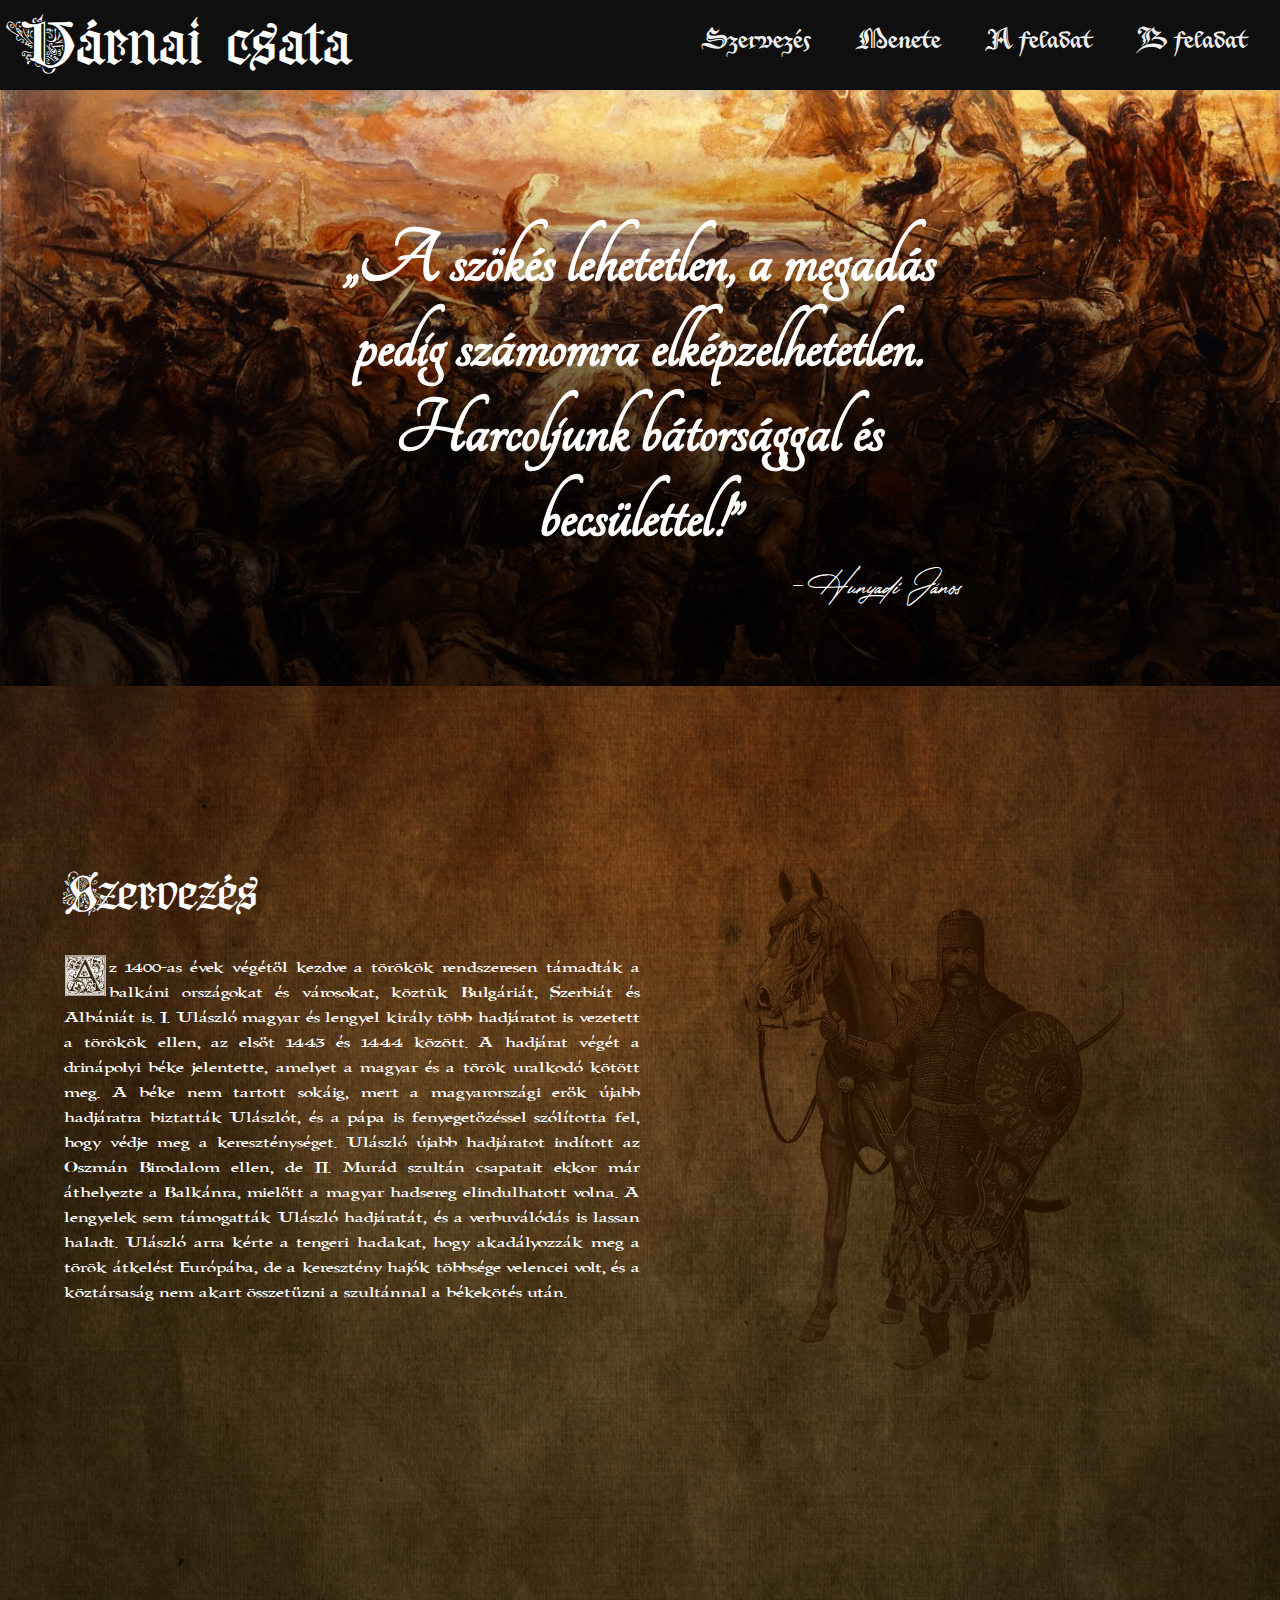
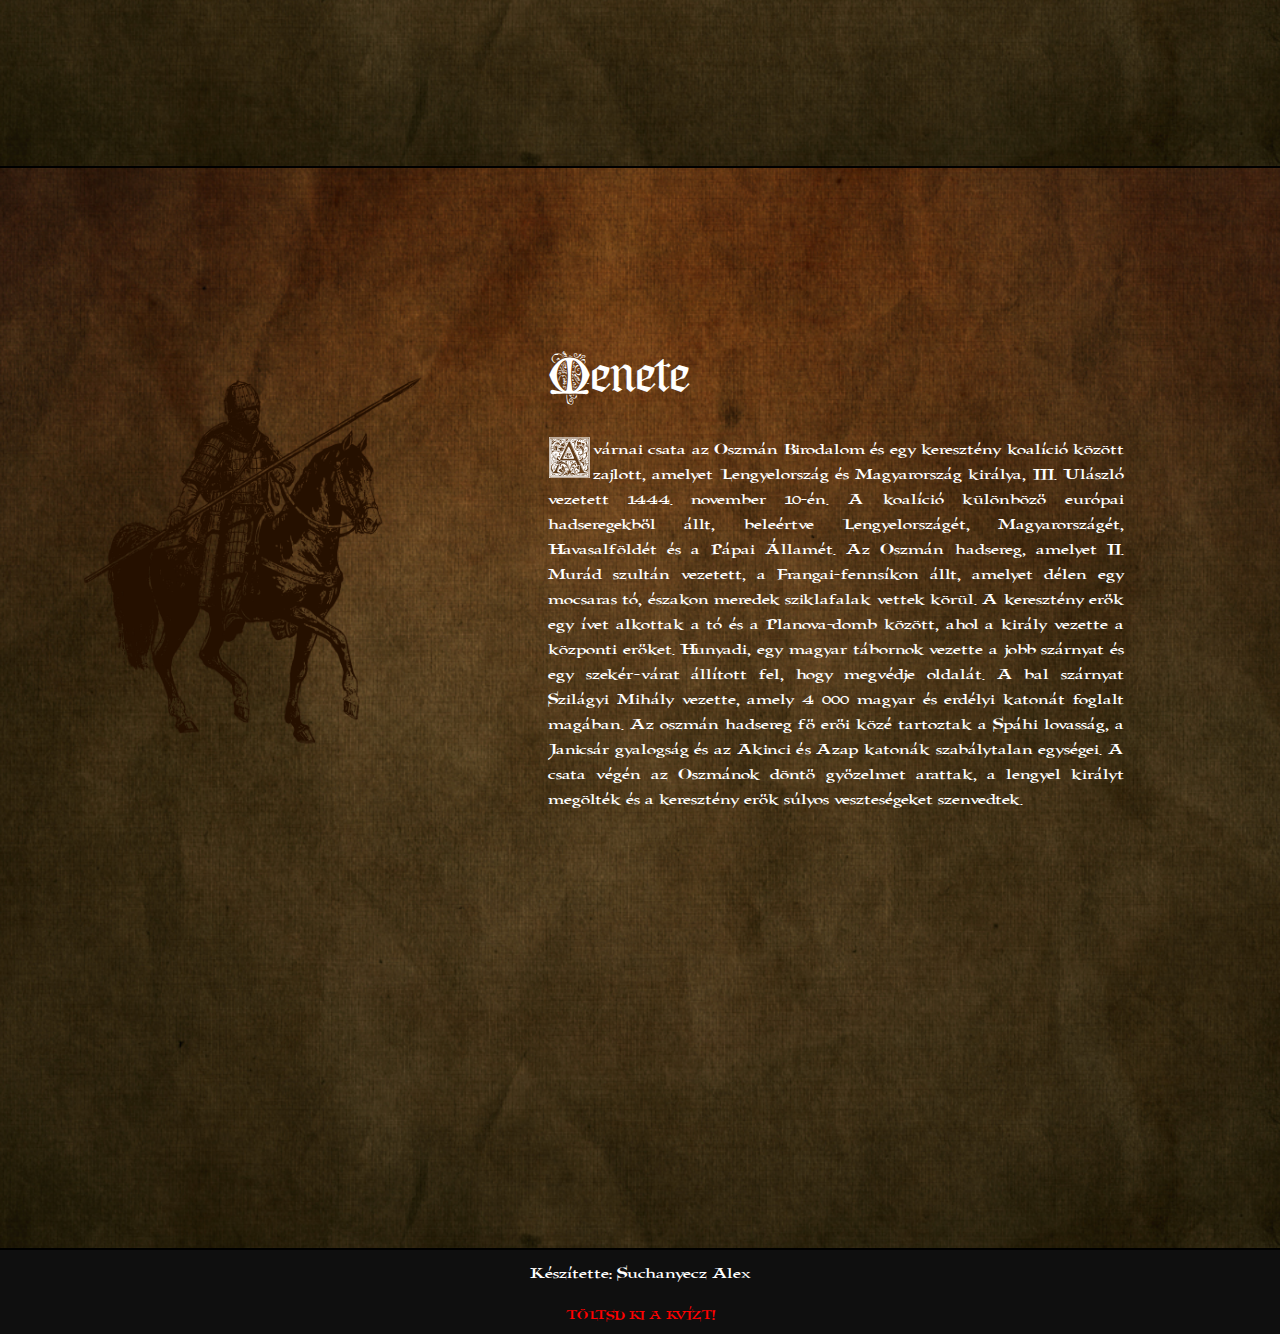
<file: index.html>
<!DOCTYPE html>
<html lang="hu">
<head>
    <meta charset="UTF-8">
    <meta http-equiv="X-UA-Compatible" content="IE=edge">
    <meta name="viewport" content="width=device-width, initial-scale=1.0">
    <title>Várnai csata</title>
    <link rel="icon" href="assets/img/cimer.png">
    <link rel="stylesheet" href="assets/css/fonts.css">
    <link rel="stylesheet" href="assets/css/FeladatCformaz.css">
</head>



<body>

    <nav>
        <input type="checkbox" id="nav-check">
        <div class="nav-header">
          <div class="nav-title">
            <a href="#">Várnai csata</a>
          </div>
        </div>
        
        <div class="nav-btn">
          <label for="nav-check">
            <span></span>
            <span></span>
            <span></span>
          </label>
        </div>
        
        <div class="nav-links">
          <a href="#szervezes">Szervezés</a>
          <a href="#menete">Menete</a>
          <a href="#A">A feladat</a>
          <a href="./HüllRoland/feladatB.html">B feladat</a>
        </div>
    </nav>

    <header>
        <div id="idezetkeret">
            <h2 id="idezet">„A szökés lehetetlen, a megadás pedig számomra elképzelhetetlen. Harcoljunk bátorsággal és becsülettel!”</h2>
            <p id="hunyadi">-Hunyadi János</p>
        </div>
    </header>

    
    <main>
        <div id="szervezes" class="container">
                    <section class="section">
                        <h2 class="sectioncim">Szervezés</h2> 
                        <p class="szoveg">Az 1400-as évek végétől kezdve a törökök rendszeresen támadták a balkáni országokat és városokat, köztük Bulgáriát, Szerbiát és Albániát is. I. Ulászló magyar és lengyel király több hadjáratot is vezetett a törökök ellen, az elsőt 1443 és 1444 között. A hadjárat végét a drinápolyi béke jelentette, amelyet a magyar és a török uralkodó kötött meg. A béke nem tartott sokáig, mert a magyarországi erők újabb hadjáratra biztatták Ulászlót, és a pápa is fenyegetőzéssel szólította fel, hogy védje meg a kereszténységet. Ulászló újabb hadjáratot indított az Oszmán Birodalom ellen, de II. Murád szultán csapatait ekkor már áthelyezte a Balkánra, mielőtt a magyar hadsereg elindulhatott volna. A lengyelek sem támogatták Ulászló hadjáratát, és a verbuválódás is lassan haladt. Ulászló arra kérte a tengeri hadakat, hogy akadályozzák meg a török átkelést Európába, de a keresztény hajók többsége velencei volt, és a köztársaság nem akart összetűzni a szultánnal a békekötés után.
                        </p>
                    </section>
                    <div class="jobbkep">
                      <img class="sectionkep" src="assets/img/torok.png" alt="Egy török Szpáhi">
                    </div>
        </div>

        <div id="menete" class="container">
            <div class="balkep">
                <img class="sectionkep" src="assets/img/hun.png" alt="Egy magyar lovaskatona">
            </div>
            <section class="section">
                <h2 class="sectioncim">Menete</h2> 
                <p class="szoveg">A várnai csata az Oszmán Birodalom és egy keresztény koalíció között zajlott, amelyet Lengyelország és Magyarország királya, III. Ulászló vezetett 1444. november 10-én. A koalíció különböző európai hadseregekből állt, beleértve Lengyelországét, Magyarországét, Havasalföldét és a Pápai Államét. Az Oszmán hadsereg, amelyet II. Murád szultán vezetett, a Frangai-fennsíkon állt, amelyet délen egy mocsaras tó, északon meredek sziklafalak vettek körül. A keresztény erők egy ívet alkottak a tó és a Planova-domb között, ahol a király vezette a központi erőket. Hunyadi, egy magyar tábornok vezette a jobb szárnyat és egy szekér-várat állított fel, hogy megvédje oldalát. A bal szárnyat Szilágyi Mihály vezette, amely 4 000 magyar és erdélyi katonát foglalt magában. Az oszmán hadsereg fő erői közé tartoztak a Spáhi lovasság, a Janicsár gyalogság és az Akinci és Azap katonák szabálytalan egységei. A csata végén az Oszmánok döntő győzelmet arattak, a lengyel királyt megölték és a keresztény erők súlyos veszteségeket szenvedtek.
                </p>
            </section>
        </div>
    </main>
    <footer>
      
      <div id="keszito">
      Készítette: Suchanyecz Alex
      </div>
      <div id="kviz">
      <a href="./assets/subpages/kviz.html">Töltsd ki a kvízt!<a>
      </div>
      
      
    </footer>
</body>
</html>
</file>
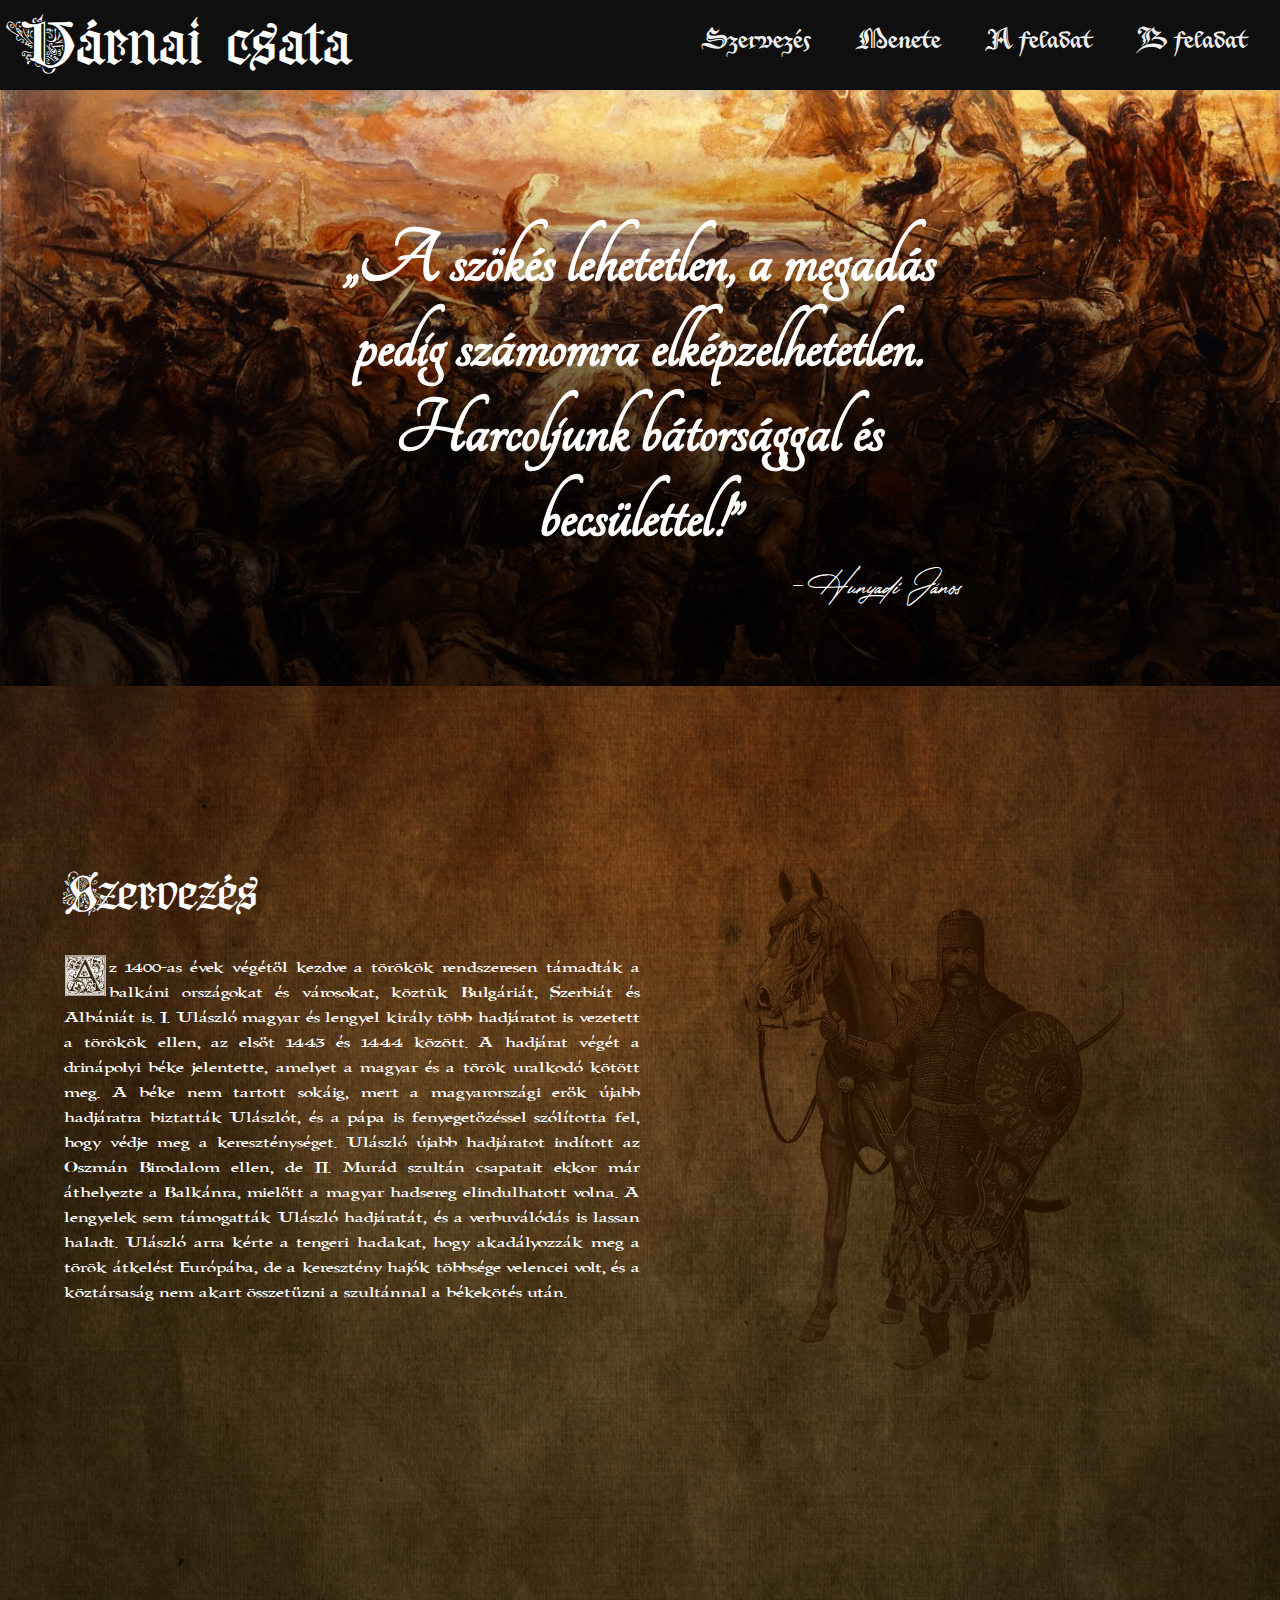
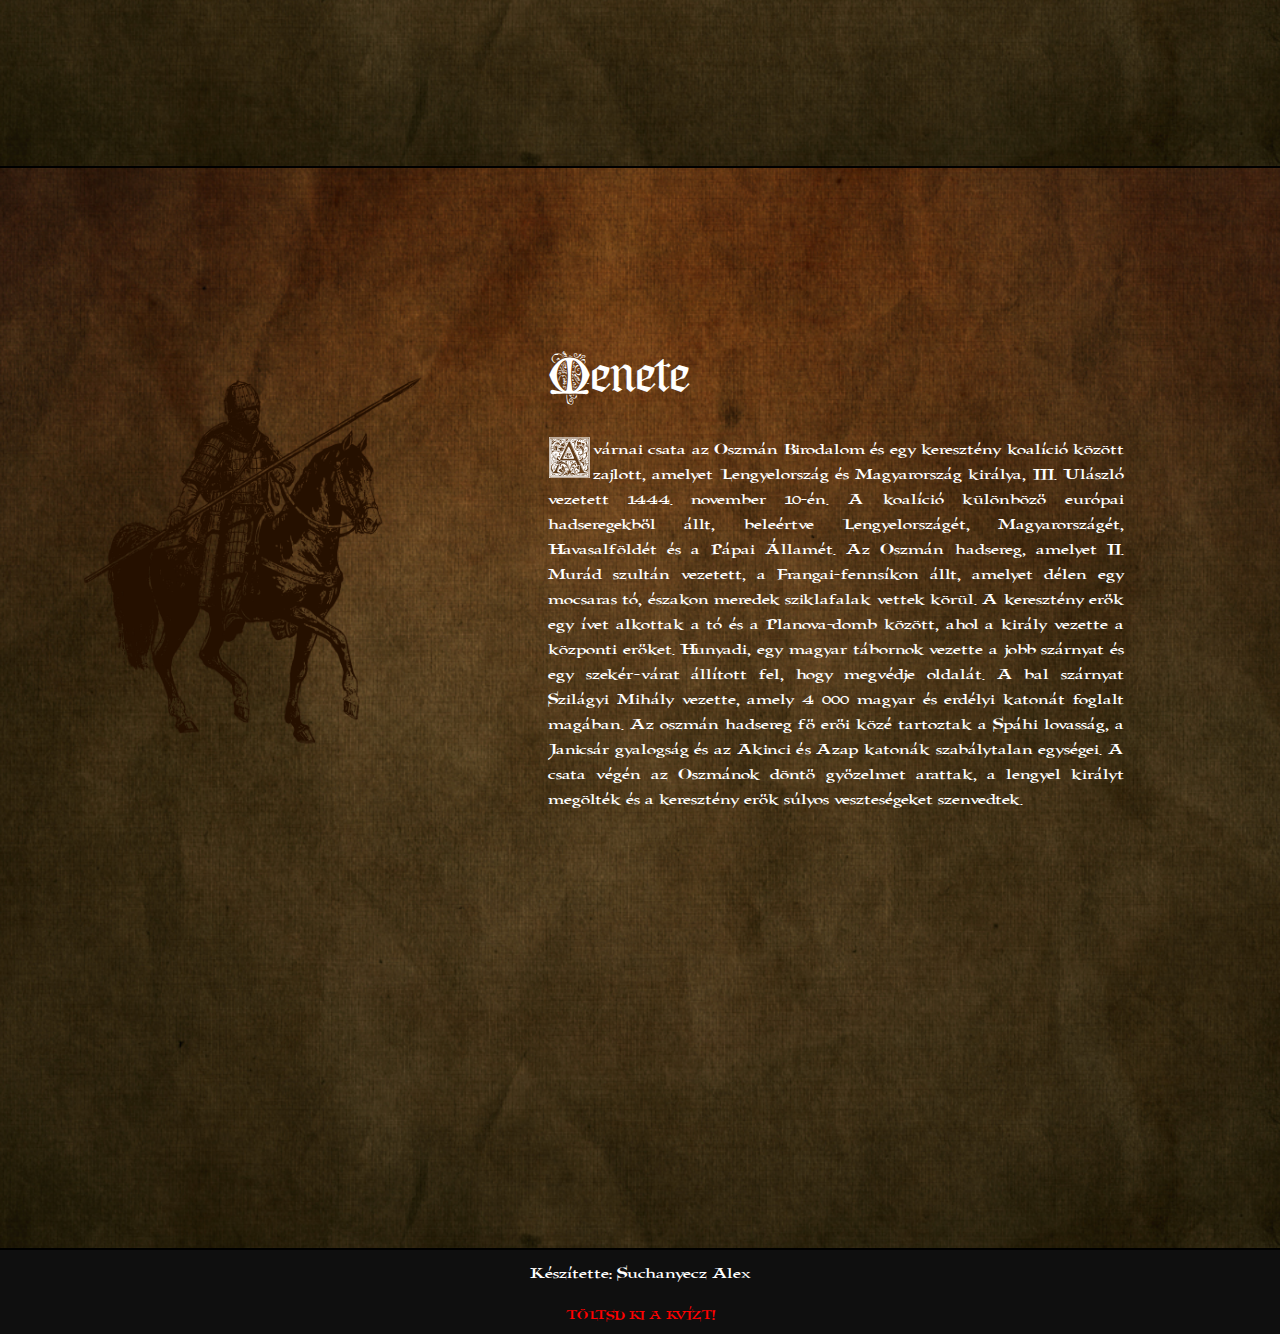
<file: feladatC.html>
<!DOCTYPE html>
<html lang="hu">
<head>
    <meta charset="UTF-8">
    <meta http-equiv="X-UA-Compatible" content="IE=edge">
    <meta name="viewport" content="width=device-width, initial-scale=1.0">
    <title>Várnai csata</title>
    <link rel="icon" href="assets/img/cimer.png">
    <link rel="stylesheet" href="assets/css/fonts.css">
    <link rel="stylesheet" href="assets/css/FeladatCformaz.css">
</head>



<body>

    <nav>
        <input type="checkbox" id="nav-check">
        <div class="nav-header">
          <div class="nav-title">
            Várnai csata
          </div>
        </div>
        
        <div class="nav-btn">
          <label for="nav-check">
            <span></span>
            <span></span>
            <span></span>
          </label>
        </div>
        
        <div class="nav-links">
          <a href="#szervezes">Szervezés</a>
          <a href="#menete">Menete</a>
          <a href="#A">A feladat</a>
          <a href="#B">B feladat</a>
        </div>
    </nav>

    <header>
        <div id="idezetkeret">
            <h2 id="idezet">„A szökés lehetetlen, a megadás pedig számomra elképzelhetetlen. Harcoljunk bátorsággal és becsülettel!”</h2>
            <p id="hunyadi">-Hunyadi János</p>
        </div>
    </header>

    
    <main>
        <div id="szervezes" class="container">
                    <section class="section">
                        <h2 class="sectioncim">Szervezés</h2> 
                        <p class="szoveg">Az 1400-as évek végétől kezdve a törökök rendszeresen támadták a balkáni országokat és városokat, köztük Bulgáriát, Szerbiát és Albániát is. I. Ulászló magyar és lengyel király több hadjáratot is vezetett a törökök ellen, az elsőt 1443 és 1444 között. A hadjárat végét a drinápolyi béke jelentette, amelyet a magyar és a török uralkodó kötött meg. A béke nem tartott sokáig, mert a magyarországi erők újabb hadjáratra biztatták Ulászlót, és a pápa is fenyegetőzéssel szólította fel, hogy védje meg a kereszténységet. Ulászló újabb hadjáratot indított az Oszmán Birodalom ellen, de II. Murád szultán csapatait ekkor már áthelyezte a Balkánra, mielőtt a magyar hadsereg elindulhatott volna. A lengyelek sem támogatták Ulászló hadjáratát, és a verbuválódás is lassan haladt. Ulászló arra kérte a tengeri hadakat, hogy akadályozzák meg a török átkelést Európába, de a keresztény hajók többsége velencei volt, és a köztársaság nem akart összetűzni a szultánnal a békekötés után.
                        </p>
                    </section>
                    <div class="jobbkep">
                      <img class="sectionkep" src="assets/img/torok.png" alt="Egy török Szpáhi">
                    </div>
        </div>

        <div id="menete" class="container">
            <div class="balkep">
                <img class="sectionkep" src="assets/img/hun.png" alt="Egy magyar lovaskatona">
            </div>
            <section class="section">
                <h2 class="sectioncim">Menete</h2> 
                <p class="szoveg">A várnai csata az Oszmán Birodalom és egy keresztény koalíció között zajlott, amelyet Lengyelország és Magyarország királya, III. Ulászló vezetett 1444. november 10-én. A koalíció különböző európai hadseregekből állt, beleértve Lengyelországét, Magyarországét, Havasalföldét és a Pápai Államét. Az Oszmán hadsereg, amelyet II. Murád szultán vezetett, a Frangai-fennsíkon állt, amelyet délen egy mocsaras tó, északon meredek sziklafalak vettek körül. A keresztény erők egy ívet alkottak a tó és a Planova-domb között, ahol a király vezette a központi erőket. Hunyadi, egy magyar tábornok vezette a jobb szárnyat és egy szekér-várat állított fel, hogy megvédje oldalát. A bal szárnyat Szilágyi Mihály vezette, amely 4 000 magyar és erdélyi katonát foglalt magában. Az oszmán hadsereg fő erői közé tartoztak a Spáhi lovasság, a Janicsár gyalogság és az Akinci és Azap katonák szabálytalan egységei. A csata végén az Oszmánok döntő győzelmet arattak, a lengyel királyt megölték és a keresztény erők súlyos veszteségeket szenvedtek.
                </p>
            </section>
        </div>
    </main>
    <footer>
      
      <div id="keszito">
      Készítette: Suchanyecz Alex
      </div>
      <div id="kviz">
      <a href="kviz.html">Töltsd ki a kvízt!<a>
      </div>
      
      
    </footer>
</body>
</html>
</file>
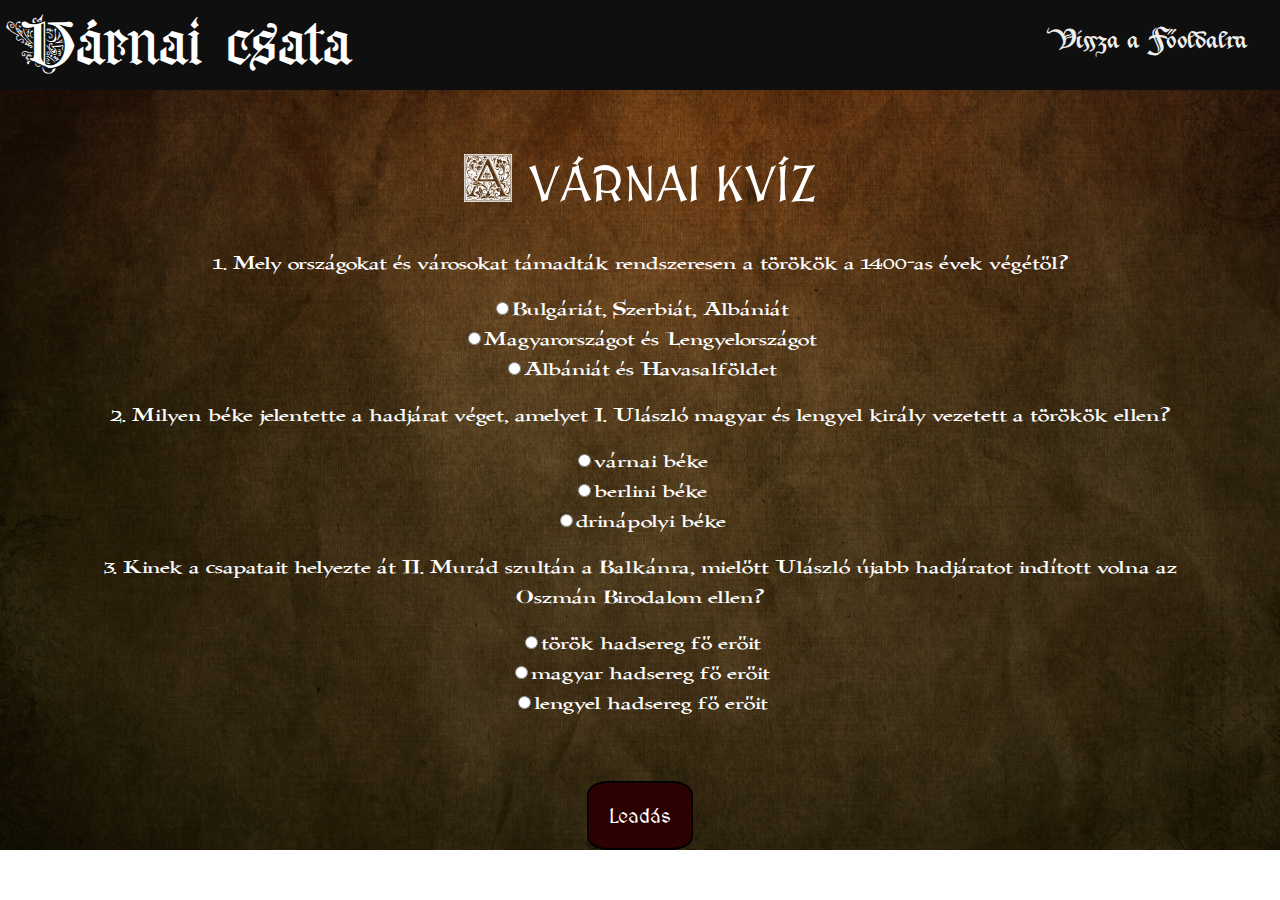
<file: kviz.html>
<!DOCTYPE html>
<html lang="hu">
<head>
    <meta charset="UTF-8">
    <meta http-equiv="X-UA-Compatible" content="IE=edge">
    <meta name="viewport" content="width=device-width, initial-scale=1.0">
    <title>Várnai csata - Kvízjáték</title>
    <link rel="icon" href="assets/img/cimer.png">
    <link rel="stylesheet" href="assets/css/fonts.css">
    <link rel="stylesheet" href="assets/css/Kvizformaz.css">
    <script src="assets/js/feladatCfeldolgoz.js"></script>
</head>
<body>
    <header>

    </header>
    <nav>
        <input type="checkbox" id="nav-check">
        <div class="nav-header">
          <div class="nav-title">
            Várnai csata
          </div>
        </div>
        
        <div class="nav-btn">
          <label for="nav-check">
            <span></span>
            <span></span>
            <span></span>
          </label>
        </div>
        
        <div class="nav-links">
          <a href="./index.html">Vissza a Főoldalra</a>
        </div>
    </nav>
    <main>
      
      <form id="kviz">
        <div id="kvizkeret">
          <h1 id="cim">A VÁRNAI KVÍZ</h1>
        <p>1. Mely országokat és városokat támadták rendszeresen a törökök a 1400-as évek végétől?</p>
        
        <div><input type="radio" id="answer1a" name="answer1" value="a" size="10"><label for="answer1a">Bulgáriát, Szerbiát, Albániát</label></div>
        <div><input type="radio" id="answer1b" name="answer1" value="b"><label for="answer1b">Magyarországot és Lengyelországot</label></div>
        <div><input type="radio" id="answer1c" name="answer1" value="c"><label for="answer1c">Albániát és Havasalföldet</label></div>
        
        <p>2. Milyen béke jelentette a hadjárat véget, amelyet I. Ulászló magyar és lengyel király vezetett a törökök ellen?</p>
        
        <div><input type="radio" id="answer2a" name="answer2" value="a"><label for="answer2a">várnai béke</label></div>
        <div><input type="radio" id="answer2b" name="answer2" value="b"><label for="answer2b">berlini béke</label></div>
        <div><input type="radio" id="answer2c" name="answer2" value="c"><label for="answer2c">drinápolyi béke</label></div>
        
        <p>3. Kinek a csapatait helyezte át II. Murád szultán a Balkánra, mielőtt Ulászló újabb hadjáratot indított volna az Oszmán Birodalom ellen?</p>
        
        <div><input type="radio" id="answer3a" name="answer3" value="a"><label for="answer3a">török hadsereg fő erőit</label></div>
        <div><input type="radio" id="answer3b" name="answer3" value="b"><label for="answer3b">magyar hadsereg fő erőit</label></div>
        <div><input type="radio" id="answer3c" name="answer3" value="c"><label for="answer3c">lengyel hadsereg fő erőit</label></div>
        
      </div>
        <button id="submit" onclick="ellenorizz()">Leadás</button>
    </form>
    </main>
    <footer>

    </footer>

</body>
</html>
</file>
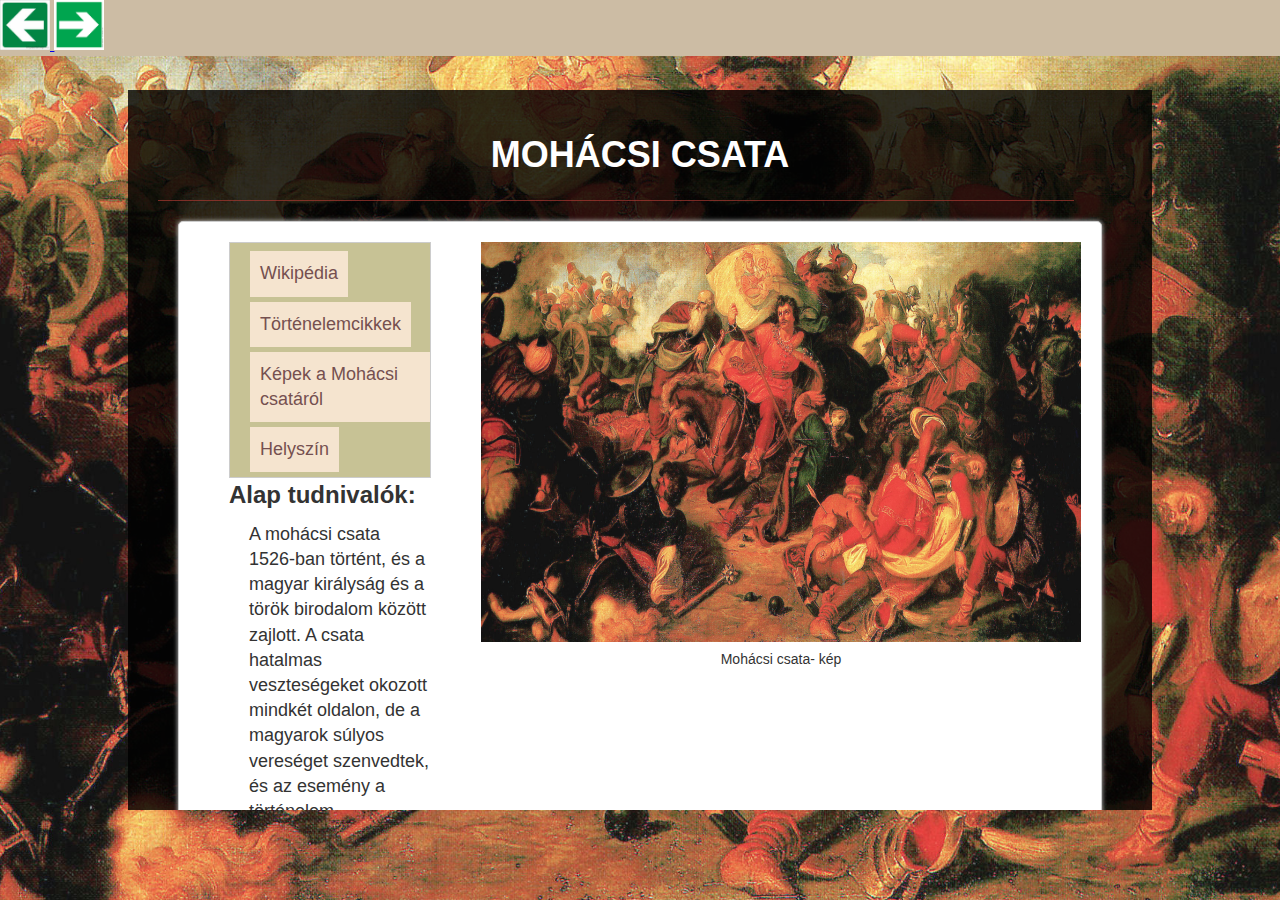
<file: HüllRoland/feladatB.html>
<!DOCTYPE html>
<html>
    <head>
        <meta charset="UTF-8" lang="hu">
        <link rel="stylesheet" href="feladatBformaz.css">
        <title>A mohácsi csata</title>
    </head>
    <body class="no-overflow">
        <a href="#feladata.html">
            <img alt="balra nyil" title="bal nyil" id="balranyil" src="balranyil.png" >
         </a>
         <a href="../index.html">
            <img  alt="jobbra nyil" title="jobb nyil" id="jobbranyil" src="jobbranyil.png">
         </a>
        <div id="ctnr">
            <header>
                <h1>Mohácsi csata</h1>
                <hr>
                
            </header>
            <div id="body">
                <div id="tudnivalok">
                    <span><nav>
                    <ul>
                      <li><a href="https://hu.wikipedia.org/wiki/Moh%C3%A1csi_csata" >Wikipédia</a></li>
                      <li><a href="http://tortenelemcikkek.hu/node/267">Történelemcikkek</a></li>
                      <li><a href="https://www.pinterest.com/search/pins/?q=moh%C3%A1csi%20csata&rs=typed&term_meta[]=moh%C3%A1csi%7Ctyped&term_meta[]=csata%7Ctyped">Képek a Mohácsi csatáról</a></li>
                      <li><a href="https://vasarnap.hu/2021/12/03/mohacsi-csata-regeszet-bertok-gabor-csataterkutatasa/"> Helyszín</a></li>
              
                    </ul>
                  </nav>
                        <h2>Alap tudnivalók:</h2>
                        <ul>
                            <p>A mohácsi csata 1526-ban történt, és a magyar királyság és a török birodalom között zajlott. A csata hatalmas veszteségeket okozott mindkét oldalon, de a magyarok súlyos vereséget szenvedtek, és az esemény a történelem szempontjából jelentős hatással volt.

                            A csata előzményei közé tartozik, hogy a magyar király, II. Lajos szerb és horvát főurak segítségét kérte a törökök ellen, akik állandó fenyegetést jelentettek Magyarország számára. Azonban a szerb és horvát erők megtagadták a segítséget, és így II. Lajos hadserege a törökökkel szemben maradt.<br><br>
          
                            A csata maga augusztus 29-én zajlott le a Duna és a Mohács közötti területen. A magyar hadsereg egy része meglepetésszerű támadást indított a török erőkre, de végül a törökök győztek. A csata súlyos veszteségeket okozott mindkét oldalon, a magyar hadsereg nagy része elpusztult, II. Lajos király pedig meghalt a csata során.
          
                            A mohácsi csata a magyar történelem egyik legnagyobb tragédiája, és jelentős hatással volt a magyarországi politikai és gazdasági helyzetre. Az ország hosszú időre elvesztette függetlenségét, és török uralom alá került.</p>

                        </ul>
                    </span>
                    <figure id="zaszlo">
                        <img src="./mohacsicsata.jpg" alt="Gitlogó" id="logo">
                        <figcaption>Mohácsi csata- kép</figcaption>
                    </figure>
                </div>
                <hr>
                <div id="tudnivalokreszletes">
                    <span>
                        <main><section></section><h2>Részletesebb tudnivalók:</h2>
                        <ul>
                            <li type="square">
                                <h3> A csata előzményei: </h3>
                                <ul>
                                    <li>
                                        <p>A mohácsi csata előzményeit a török birodalom folyamatos növekedése és az ezzel járó fenyegetés jelentette Magyarország számára. A magyar király, II. Lajos több alkalommal is hadat üzent a törököknek, de a királyság politikai széthúzásai és gazdasági gyengesége miatt nem sikerült hatékonyan felkészülni a harcra. Azonban a legfontosabb előzmény a török hódítások miatt fokozódó feszültség volt a török birodalom és a Magyar Királyság között. Ez vezetett végül a tragikus kimenetelű mohácsi csatához.



                                        </p>
                                    </li>
                                </ul>
                            </li></section>
                            <li type="square">
                              <section><h3>
                                    A csata következményei:
                                </h3>
                                <p><br><b>A mohácsi csata számos következménnyel járt, amelyeket a következő négy csoportba lehet osztani::</b></p>
                                <table border="1" align="center">
                                    <tr>
                                        <td>Politikai következmények:</td>
                                    
                                        <td>Gazdasági következmények: </td>
                                        <td>Kulturális következmények:</td>
                                        <td>Haditechnikai következmények: </td>
                                
                                    </tr>

                                    <tr>
                                        <td>. A mohácsi csata következtében a magyar királyság elvesztette függetlenségét, és hosszú évtizedekig a török birodalom uralma alá került. Ez az esemény jelentős hatással volt a későbbi politikai alakulásokra, és hozzájárult a Habsburg-uralom megerősödéséhez Magyarországon.</td>
                                        
                                        <td>A csata következményeként a magyar gazdaság nagymértékben visszaesett, és a hosszú évtizedekig tartó török uralom alatt jelentős gazdasági és társadalmi változások következtek be. Az ország mezőgazdasága és ipara jelentősen visszaesett, és a kereskedelem is megállt.</td>
                                        <td>A mohácsi csata jelentős hatással volt a magyar kultúrára is. A török uralom alatt a magyar nyelv és kultúra sokkal kevésbé fejlődhetett, mint korábban, és a török hódítások nyomán a magyar népesség jelentős része áttért az iszlám vallásra.</td>
                                        <td>A mohácsi csata újabb bizonyítéka volt annak, hogy a középkori hadviselési módszerek és felszerelések már nem voltak elegendőek a modern harcászatban. A csata során az ágyúk és a tüzérség hatékonysága már jelentős volt, és ezek az eszközök a későbbi hadviselésekben is egyre fontosabb szerepet játszottak.</td>
                                        
                                    </tr>
                                    
                                  

                        
                                </table>
                                </section> 
                            </main>

                            <div>
                                További történelmi blogokért iratkozzon fel hirlevelünkre! :
                                <form action="feladatBfeldolgoz.js" method="post">
                                  <label for="nev">Teljes név:</label>
                                  <input type="text" id="nev" name="nev"><br>
                          
                                  <label for="email">Email cím:</label>
                                  <input type="email" id="email" name="email"><br>
                          
                                  
                          
                                  <input type="submit" value="Küldés">
                                </form>
                              </div>
                            </li>
                           
                        </ul>
                    </span>
                </div>
            </div>
            <footer>
                <hr>
                <p>Készitette: Hüll Roland Károly</p>
            </footer>
            <script src="feladatBfeldolgoz.js"></script>
        </div>
    </body>
</html>
</file>
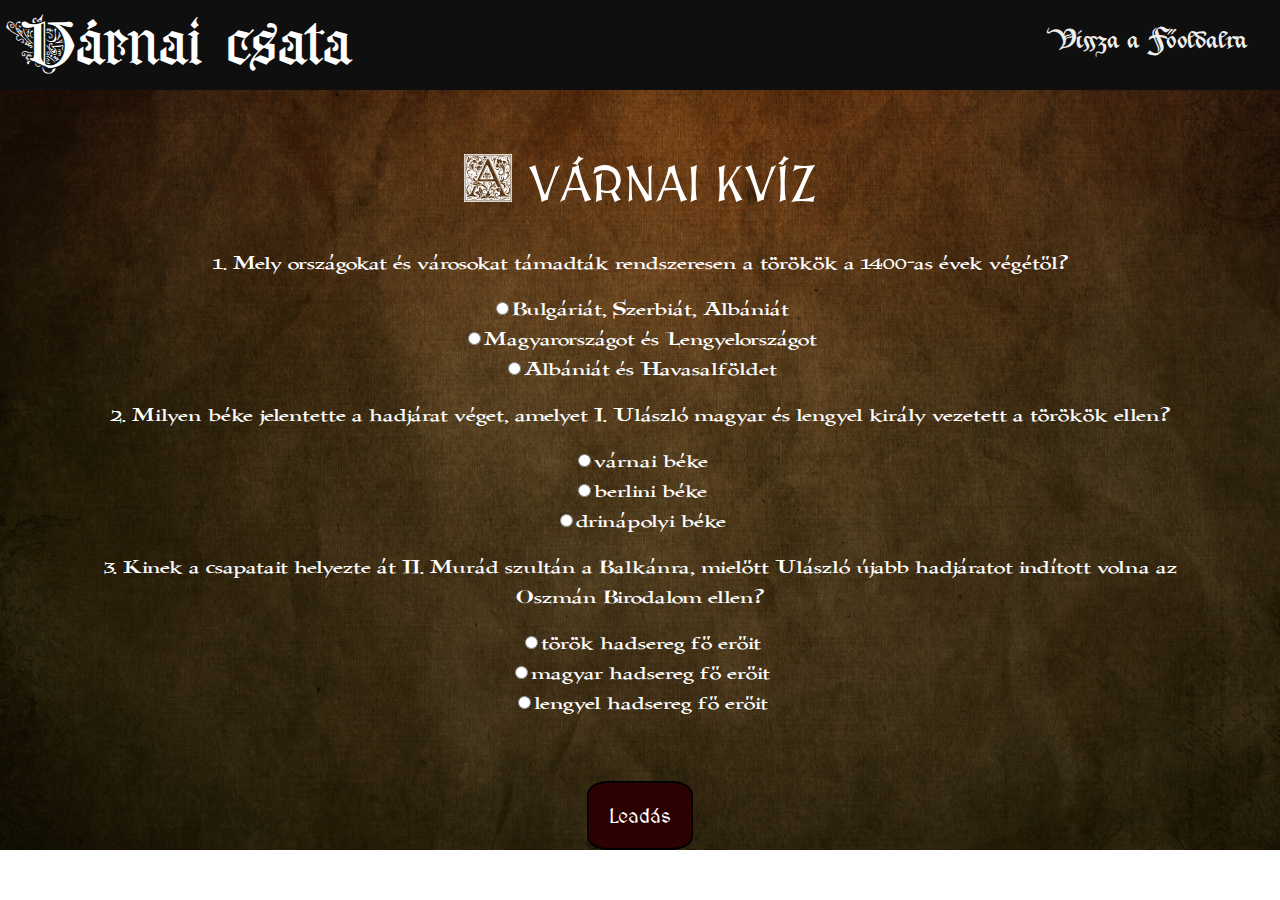
<file: assets/subpages/kviz.html>
<!DOCTYPE html>
<html lang="hu">
<head>
    <meta charset="UTF-8">
    <meta http-equiv="X-UA-Compatible" content="IE=edge">
    <meta name="viewport" content="width=device-width, initial-scale=1.0">
    <title>Várnai csata - Kvízjáték</title>
    <link rel="icon" href="../img/cimer.png">
    <link rel="stylesheet" href="../css/fonts.css">
    <link rel="stylesheet" href="../css/Kvizformaz.css">
    <script src="../js/feladatCfeldolgoz.js"></script>
</head>
<body>
    <header>

    </header>
    <nav>
        <input type="checkbox" id="nav-check">
        <div class="nav-header">
          <div class="nav-title">
            Várnai csata
          </div>
        </div>
        
        <div class="nav-btn">
          <label for="nav-check">
            <span></span>
            <span></span>
            <span></span>
          </label>
        </div>
        
        <div class="nav-links">
          <a href="../../index.html">Vissza a Főoldalra</a>
        </div>
    </nav>
    <main>
      
      <form id="kviz">
        <div id="kvizkeret">
          <h1 id="cim">A VÁRNAI KVÍZ</h1>
        <p>1. Mely országokat és városokat támadták rendszeresen a törökök a 1400-as évek végétől?</p>
        
        <div><input type="radio" id="answer1a" name="answer1" value="a" size="10"><label for="answer1a">Bulgáriát, Szerbiát, Albániát</label></div>
        <div><input type="radio" id="answer1b" name="answer1" value="b"><label for="answer1b">Magyarországot és Lengyelországot</label></div>
        <div><input type="radio" id="answer1c" name="answer1" value="c"><label for="answer1c">Albániát és Havasalföldet</label></div>
        
        <p>2. Milyen béke jelentette a hadjárat véget, amelyet I. Ulászló magyar és lengyel király vezetett a törökök ellen?</p>
        
        <div><input type="radio" id="answer2a" name="answer2" value="a"><label for="answer2a">várnai béke</label></div>
        <div><input type="radio" id="answer2b" name="answer2" value="b"><label for="answer2b">berlini béke</label></div>
        <div><input type="radio" id="answer2c" name="answer2" value="c"><label for="answer2c">drinápolyi béke</label></div>
        
        <p>3. Kinek a csapatait helyezte át II. Murád szultán a Balkánra, mielőtt Ulászló újabb hadjáratot indított volna az Oszmán Birodalom ellen?</p>
        
        <div><input type="radio" id="answer3a" name="answer3" value="a"><label for="answer3a">török hadsereg fő erőit</label></div>
        <div><input type="radio" id="answer3b" name="answer3" value="b"><label for="answer3b">magyar hadsereg fő erőit</label></div>
        <div><input type="radio" id="answer3c" name="answer3" value="c"><label for="answer3c">lengyel hadsereg fő erőit</label></div>
        
      </div>
        <button id="submit" onclick="ellenorizz()">Leadás</button>
    </form>
    </main>
    <footer>

    </footer>

</body>
</html>
</file>
<file: assets/css/fonts.css>
@font-face {
    font-family: 'MiddleAgesDeco';
    src: url('../fonts/MiddleAgesDeco.ttf');
}

@font-face {
    font-family: 'MiddleAges';
    src: url('../fonts/MiddleAges.ttf');
}

@font-face {
    font-family: 'Tangerine';
    src: url('../fonts/Tangerine.ttf');
}

@font-face {
    font-family: 'PhotographSignature';
    src: url('../fonts/PhotographSignature.ttf');
}

@font-face {
    font-family: 'SaintCarell';
    src: url('../fonts/SaintCarell.otf');
}

@font-face {
    font-family: 'MedievalSharp';
    src: url('../fonts/MedievalSharp.ttf');
}

@font-face {
    font-family: 'Xenippa';
    src: url('../fonts/Xenippa.ttf');
}

@font-face {
    font-family: 'GoudyInitialen';
    src: url('../fonts/GoudyInitialen.ttf');
}

@font-face {
    font-family: 'JHMHolyBible';
    src: url('../fonts/JHMHolyBible.ttf');
}
</file>
<file: assets/css/FeladatCformaz.css>
html
  {
    scroll-behavior: smooth;
    
  }
  
  body {
    margin: 0px;
    font-family: 'segoe ui';
    background-color: beige;
  }

  /* IDÉZET */
  header
  {
    width: auto;
    height: auto;
    background-image:
    linear-gradient( rgba(255, 255, 255, 0.1), rgba(0, 0, 0, 0.8) 70%),
    url(../img/background.jpg);
    background-blend-mode:hard-light;
    background-repeat: no-repeat;
    background-position: center 30%;
    background-size: cover;
    color: white;
  }  
  
  #idezetkeret
  {
    margin: auto;
    width: 50vw;
    padding: 8rem;
    
  }

  #idezet
  {
    font-family: 'Tangerine';
    text-align: center;
    font-size: 5rem;
    object-fit:contain;
    margin: 0;
    animation: fadein;
    animation-duration: 3s;
  }

  #hunyadi
  {
    margin: 0;
    float: right;
    font-family: 'PhotographSignature';
    font-size: 2rem;
    object-fit: contain;
    font-style: italic;
    animation: fadein;
    animation-duration: 3s;
  }

  


  /*NAVBAR ÉS ELEMEI*/
  
  nav {
    height: auto;
    width: 100%;
    background-color: rgb(15, 15, 15);
    position: sticky;
    top: 0px;
    z-index: 1;
  }
  
  nav > .nav-header {
    display: inline;
  }
  
  nav > .nav-header > .nav-title {
    display: inline-block;
    font-size: 3rem;
    color: #fff;
    font-family: 'MiddleAgesDeco';
    padding: 10px 10px 10px 20px;
  }

  .nav-title a
  {
    text-decoration: none;
    color: white;
  }
  
  nav > .nav-btn {
    display: none;
  }
  
  nav > .nav-links {
    display: inline;
    float: right;
    padding: 1%;
  }
  
  nav > .nav-links > a {
    display: inline-block;
    padding: 13px 20px 13px 20px;
    text-decoration: none;
    color: #efefef;
    font-family: 'Xenippa';
    font-size:1.5rem;
  }
  
  nav > .nav-links > a:hover {
    background-color: rgba(82, 82, 82, 0.3);
    border-radius: 10%;
  }
  
  nav > #nav-check {
    display: none;
  }

  /*MAIN*/

  .container{
    display: flex;
    width: auto;
    height: 100%;
    background-image: url('../img/papir.jpg');
    background-repeat: no-repeat;
    background-position: center;
    background-size: cover;
    padding: 20vh 5vw 0vh 5vw;
    border-bottom: 2px solid black;
  
  }

  .sectioncim
  {
    font-family: 'MiddleAgesDeco';
    font-size: clamp(2rem, 3vw, 6rem);
    margin: 0;
    padding-bottom: 2rem;
    font-weight:normal;
    
  }


  #kviz
  {
    font-size: 0.8vw;
  }

  #kviz input[type=radio] {
    border: 0px;
    width: auto;
    height: 2vh;
}

  .section
  {
    color: white;
    margin: 0;
    width: 50%;
    height: 100vh;
  }

  .balkep
  {
    margin-right: 100px;
  }

  .jobbkep
  {
    margin-left: 100px;
  }

  .szoveg
  {
    
    margin: 0;
    text-align: justify;
    font-family: 'JHMHolyBible';
    font-size: clamp(0.5rem, 1vw, 2rem);
  }

 

  .szoveg::first-letter
  {
    font-family: 'GoudyInitialen';
    font-size: 400%;
    float: left;
    padding: 1px;
  }

  .imgcontainer
  {
    width: 100%;
    height: 100%;
  }

  .sectionkep
  {
    width: 30vw;
  }

  #hunyadikep
  {
    width: 50vw;
  }

  /* FOOTER */

  footer
  {
    width: auto;
    margin: auto;
    height: fit-content;
    background-color: rgb(15, 15, 15);
    color: white;
    font-family: 'JHMHolyBible';
  }

  #keszito
  {
    text-align: center;
    font-size: 1vw;
    padding: 10px;
  }

  #kviz
  {
    margin: 0;
    text-align: center;
    padding: 10px;
    text-transform:uppercase;
  }

  #kviz a
  {
    text-decoration: none;
    color: red;
  }



  /* ANIMÁCIÓK */

  @keyframes fadein {
    from { opacity: 0 }
    to { opacity: 100%}
}





/* Nagy képernyős felbontás */

@media (min-width:2400px)
{
  nav > .nav-header > .nav-title
    {
        font-size: 2vw;
    }


    nav > .nav-links > a {
      
      padding: 13px 20px 13px 20px;
      color: #efefef;
      font-size:1vw;
    }

    header
    {
      height: 40vh;
    }


    .sectioncim
    {
      font-size: 5vw;
    }

    #idezet
    {
      font-size: 3vw;
    }

    #hunyadi
    {
      font-size: 2vw;
    }

    .szoveg
    {
      font-size: 2vh;
    }

    
}



















  /* TELEFON FELBONTÁS*/

  @media (max-width:960px) {

    #idezetkeret
  {
    width: auto;
    padding: 4rem;
  }

  #idezet
  {
    font-family: 'Tangerine';
    text-align: center;
    font-size: 2rem;
    margin: 0;
    
  }

  /*TELEFON NAV*/

    nav > .nav-header > .nav-title
    {
        font-size: 2.5rem;
    }


    nav > .nav-btn {
      display: block;
      position: absolute;
      right: 0;
      top: 31%;
      float: right;
      padding-right: 10px;
    }
    nav > .nav-btn > label {
      display: inline-block;
      width: auto;
      height: auto;
      box-sizing: border-box;
      
      
    }
    nav > .nav-btn > label > span {
        display: block;
        width: 25px;
        height: 3px;
        background-color: #eee;
        margin: 5px auto;
        transition: all 0.3s ease-in-out;
      }
      
      nav > #nav-check:not(:checked) ~ .nav-btn > label > span:nth-of-type(1) {
        transform: translateY(0px) rotate(0deg);
      }
      
      nav > #nav-check:not(:checked) ~ .nav-btn > label > span:nth-of-type(2) {
        transform: translateY(0px) rotate(0deg);
      }
      
      nav > #nav-check:not(:checked) ~ .nav-btn > label > span:nth-of-type(3) {
        transform: translateY(0px) rotate(0deg);
      }
      
      nav > #nav-check:checked ~ .nav-btn > label > span:nth-of-type(1) {
        transform: translateY(8px) rotate(45deg);
        
      }
      
      nav > #nav-check:checked ~ .nav-btn > label > span:nth-of-type(2) {
        display: none; 
      }
      
      nav > #nav-check:checked ~ .nav-btn > label > span:nth-of-type(3) {
        transform: translateY(0px) rotate(-45deg);
      }
    nav > .nav-links {
      display: block;
      width: 100%;
      background-color: #1a1a1a;
      height: 0px;
      transition: all 0.3s ease-in;
      overflow-y: hidden;
      top: 50px;
      left: 0px;
      padding-top: 0;
    }
    nav > .nav-links > a {
      display: inline-block;
    }

    nav > .nav-links > a:hover
    {
        border-radius: 0%;
    }

    nav > #nav-check:not(:checked) ~ .nav-links {
      height: 0px;
    }
    nav > #nav-check:checked ~ .nav-links {
      height: auto;
      overflow-y: auto;
    }


    /*TELEFON MAIN*/

    .container{
        display: block;
        width: auto;
        height: auto;
        background-color: gray;
        padding: 6vh 12vw 12vh 12vw;
      }
    
      .sectioncim
      {
        font-family: 'MiddleAgesDeco';
        font-size: clamp(2rem, 3vw, 6rem);
        margin-top: 30vh;
      }
    
      .section
      {
        margin: 0;
        width: 100%;
        height: 100%;
      }
    
      .szoveg
      {
        margin: 0;
        text-align: justify;
        font-size: 1rem;
    
        
      }

      .szoveg::first-letter
      {
        font-family: 'GoudyInitialen';
        font-size: 4rem;
      }

      .sectionkep
      {
       display: none;
      }
    

  }
</file>
<file: assets/css/Kvizformaz.css>
body {
    margin: 0px;
    font-family: 'segoe ui';
    background-image: url('../img/papir.jpg');
    background-repeat: no-repeat;
    background-size: cover;
  }


  nav {
    height: auto;
    width: 100%;
    background-color: rgb(15, 15, 15);
    position: sticky;
    top: 0px;
    z-index: 1;
  }
  
  nav > .nav-header {
    display: inline;
  }
  
  nav > .nav-header > .nav-title {
    display: inline-block;
    font-size: 3rem;
    color: #fff;
    font-family: 'MiddleAgesDeco';
    padding: 10px 10px 10px 20px;
  }
  
  nav > .nav-btn {
    display: none;
  }
  
  nav > .nav-links {
    display: inline;
    float: right;
    padding: 1%;
  }
  
  nav > .nav-links > a {
    display: inline-block;
    padding: 13px 20px 13px 20px;
    text-decoration: none;
    color: #efefef;
    font-family: 'Xenippa';
    font-size:1.5rem;
  }
  
  nav > .nav-links > a:hover {
    background-color: rgba(82, 82, 82, 0.3);
    border-radius: 10%;
  }
  
  nav > #nav-check {
    display: none;
  }

  #cim
  {
    text-align: center;
    font-family: 'MedievalSharp';
    font-size: 50px;
    color: white;
    font-weight: normal;
  }

  #cim::first-letter
      {
        font-family: 'GoudyInitialen';
        font-size: 60px;
      }


  #kviz
  {
    color: white;
    font-family: 'JHMHolyBible';
    text-align: center;
  }

  #kvizkeret
  {
    margin: 5vw;
  }

  #submit
  {
    width: auto;
    height: auto;
    background-color: rgb(44, 1, 1);
    border: 2px solid black;
    border-radius: 20%;
    font-size: 20px;
    color: white;
    font-family: 'MedievalSharp';
    padding: 20px;
  }





/* Nagy képernyős felbontás */

@media (min-width:2400px)
{
  nav > .nav-header > .nav-title
    {
        font-size: 2vw;
    }


    nav > .nav-links > a {
      
      padding: 13px 20px 13px 20px;
      color: #efefef;
      font-size:1vw;
      
    }
    
}



















  /* TELEFON FELBONTÁS*/

  @media (max-width:960px) {

  /*TELEFON NAV*/

    nav > .nav-header > .nav-title
    {
        font-size: 2.5rem;
    }


    nav > .nav-btn {
      display: block;
      position: absolute;
      right: 0;
      top: 31%;
      float: right;
      padding-right: 10px;
    }
    nav > .nav-btn > label {
      display: inline-block;
      width: auto;
      height: auto;
      box-sizing: border-box;
      
      
    }
    nav > .nav-btn > label > span {
        display: block;
        width: 25px;
        height: 3px;
        background-color: #eee;
        margin: 5px auto;
        transition: all 0.3s ease-in-out;
      }
      
      nav > #nav-check:not(:checked) ~ .nav-btn > label > span:nth-of-type(1) {
        transform: translateY(0px) rotate(0deg);
      }
      
      nav > #nav-check:not(:checked) ~ .nav-btn > label > span:nth-of-type(2) {
        transform: translateY(0px) rotate(0deg);
      }
      
      nav > #nav-check:not(:checked) ~ .nav-btn > label > span:nth-of-type(3) {
        transform: translateY(0px) rotate(0deg);
      }
      
      nav > #nav-check:checked ~ .nav-btn > label > span:nth-of-type(1) {
        transform: translateY(8px) rotate(45deg);
        
      }
      
      nav > #nav-check:checked ~ .nav-btn > label > span:nth-of-type(2) {
        display: none; 
      }
      
      nav > #nav-check:checked ~ .nav-btn > label > span:nth-of-type(3) {
        transform: translateY(0px) rotate(-45deg);
      }
    nav > .nav-links {
      display: block;
      width: 100%;
      background-color: #1a1a1a;
      height: 0px;
      transition: all 0.3s ease-in;
      overflow-y: hidden;
      top: 50px;
      left: 0px;
      padding-top: 0;
      text-align: center;
    }
    nav > .nav-links > a {
      display: inline-block;
      
    }

    nav > .nav-links > a:hover
    {
        border-radius: 0%;
    }

    nav > #nav-check:not(:checked) ~ .nav-links {
      height: 0px;
    }
    nav > #nav-check:checked ~ .nav-links {
      height: auto;
      overflow-y: auto;
    }
}
</file>
<file: HüllRoland/feladatBformaz.css>
/* Az összes HTML elemhez alkalmazva */
* {
    box-sizing: border-box;
    margin: 0;
    padding: 0;
}

/* Az oldal teljes háttere */
body {
    background: #f7f7f7;
    color: #333;
    font-family: Arial, sans-serif;
    font-size: 16px;
    line-height: 1.4;
    overflow-x: hidden;
}


/* A cím */
header h1 {
    font-size: 36px;
    margin: 20px 0;
    color: white;
    text-align: center;
    text-transform: uppercase;
}

/* A horizontális vonalak */
hr {
    border: none;
    border-top: 1px solid #ccc;
    margin: 20px 0;
}

/* A fő tartalom konténer */
#body {
    margin: 20px;
}

/* Az információs doboz */
#tudnivalok {
    background: #993232;
    border: 1px solid #ccc;
    border-radius: 5px;
    box-shadow: 0 0 5px #ccc;
    margin-bottom: 20px;
    overflow: hidden;
    padding: 20px;
}

/* Az információs doboz fejléce */
#tudnivalok h2 {
    font-size: 24px;
    margin-bottom: 10px;
}

/* Az információs doboz tartalma */
#tudnivalok ul {
    font-size: 18px;
    list-style: none;
    margin-left: 20px;
}

/* Az információs dobozban lévő kép */
#zaszlo {
    float: right;
    margin: 0 0 20px 20px;
}

/* Az információs dobozban lévő kép leírása */
#zaszlo figcaption {
    font-size: 14px;
    text-align: center;
}

/* A részletesebb információk doboza */
#tudnivalokreszletes {
    background: #ec9d9d;
    border: 1px solid #ccc;
    border-radius: 5px;
    box-shadow: 0 0 5px #ccc;
    overflow: hidden;
    padding: 20px;
}

/* A részletesebb információk doboza fejléce */
#tudnivalokreszletes h2 {
    background-color: rgb(209, 182, 182);
    font-size: 24px;
    margin-bottom: 10px;
}

/* A részletesebb információk doboza tartalma */
#tudnivalokreszletes ul {
    font-size: 18px;
    list-style: none;
    margin-left: 20px;
    background-color: rgb(209, 182, 182);
}

/* A táblázat az információk dobozban */
#tudnivalokreszletes table {
    border-collapse: collapse;
    margin: 20px 0;
    background-color: rgb(56, 55, 49);
    
}

.no-overflow {
    background-color: rgb(204, 188, 164); overflow: hidden; }
.debugRED { background: red; }
.debugBLU { background: blue; }

html
{
    --font-folor: white;
    --footer-font-color: #bd6464;
    --background-color: #000000d0;
    --scrollbar-scroller-color: #fa07074f;
    --hr-color: #ebd405be;
    --hr-color-hf: #aa3931af;
    color: var(--font-folor);
    background: black;
    background-image: url(./mohacsicsata.jpg);
    background-repeat: no-repeat;
    background-position: center;
    background-size: cover;
    background-attachment: fixed;
    font-family: Arial, Helvetica, sans-serif;
}

hr
{
    border: 1px solid var(--hr-color);
    width: 85%;
}

header
{
    margin: 20px 30px;
    margin-bottom: 0;
}

header h1
{
    margin: 0 0 10px 0;
    text-align: center;
    font-size: 40px;
}

header hr
{
    border-color: var(--hr-color-hf);
    width: 95%;
}

#ctnr
{
    padding-top: 20px;
    width: 80%;
    height: 80%;
    background: var(--background-color);
    top: 50%;
    left: 50%;
    position: absolute;
    transform: translate(-50%, -50%);
    box-sizing: border-box;
    overflow: scroll;
    overflow-x: hidden;
    scrollbar-color: var(--scrollbar-scroller-color) #00000000;
}

#body
{
    margin: 0;
    padding: 0;
}

#tudnivalok 
{
    margin: 20px 30px;
    margin-top: 0;
    font-size: large;
    display: flex;
    justify-content: space-between;
    background-color: rgb(209, 182, 182);
}

#tudnivalok span 
{ margin: 0 30px; }

#tudnivalok h2
 { margin-bottom: 0; }
 
#tudnivalok ul 
{ margin-top: 8px;}

#tudnivalok ul li
{ margin-bottom: 5px; }

#tudnivalok ul li ul
{
    list-style-type: disc;
    padding-left: 30px;
}

#logo
{ 
    width: 600px;
    height: 400px;
}

#logo
{
    text-align: center;
    font-size: 12px;
}

#tudnivalokreszletes
{
    margin: 20px 30px;
    margin-top: 0;
    font-size: large;
    display: flex;
    justify-content: space-between;
    background-color: grey;
    background-color: rgb(209, 182, 182);
}

#tudnivalokreszletes span
{ margin: 0 30px; 
    background-color: rgb(209, 182, 182);}

#tudnivalokreszletes h2 
{ margin-bottom: 0;
    background-color: rgb(209, 182, 182); }

#tudnivalokreszletes ul
 { margin-top: 8px;
    background-color: rgb(209, 182, 182);}

#tudnivalokreszletes ul li 
{ margin-bottom: 5px; 
    background-color: rgb(209, 182, 182);}


#tudnivalokreszletes ul li ul
{
    list-style-type: none;
    padding: 0 0 15px 0;
}

#tudnivalokreszletes h3 { margin-bottom: 0;}

footer hr
{
    border-color: var(--hr-color-hf);
    width: 95%;
}

footer p
{
    text-align: center;
    color: var(--footer-font-color);
} 

table
{
  text-align: center;
  font-family: 'Courier New', Courier, monospace;
  color: rgb(180, 164, 75);
  
}

/* Az összes HTML elemhez alkalmazva */
* {
    box-sizing: border-box;
    margin: 0;
    padding: 0;
}

/* Az oldal teljes háttere */
body {
    background: #f7f7f7;
    color: #333;
    font-family: Arial, sans-serif;
    font-size: 16px;
    line-height: 1.4;
    overflow-x: hidden;
}

/* A cím */
header h1 {
    font-size: 36px;
    margin: 20px 0;
    text-align: center;
    text-transform: uppercase;
}

/* A horizontális vonalak */
hr {
    border: none;
    border-top: 1px solid #ccc;
    margin: 20px 0;
}

/* A fő tartalom konténer */
#body {
    margin: 20px;
}

/* Az információs doboz */
#tudnivalok {
    background: #fff;
    border: 1px solid #ccc;
    border-radius: 5px;
    box-shadow: 0 0 5px #ccc;
    margin-bottom: 20px;
    overflow: hidden;
    padding: 20px;
}

/* Az információs doboz fejléce */
#tudnivalok h2 {
    font-size: 24px;
    margin-bottom: 10px;
}

/* Az információs doboz tartalma */
#tudnivalok ul {
    font-size: 18px;
    list-style: none;
    margin-left: 20px;
}

/* Az információs dobozban lévő kép */
#zaszlo {
    float: right;
    margin: 0 0 20px 20px;
}

/* Az információs dobozban lévő kép leírása */
#zaszlo figcaption {
    font-size: 14px;
    text-align: center;
}

/* A részletesebb információk doboza */
#tudnivalokreszletes {
    background: #fff;
    border: 1px solid #ccc;
    border-radius: 5px;
    box-shadow: 0 0 5px #ccc;
    overflow: hidden;
    padding: 20px;
}

/* A részletesebb információk doboza fejléce */
#tudnivalokreszletes h2 {
    font-size: 24px;
    margin-bottom: 10px;
}

/* A részletesebb információk doboza tartalma */
#tudnivalokreszletes ul {
    font-size: 18px;
    list-style: none;
    margin-left: 20px;
}

/* A táblázat az információk dobozban */
#tudnivalokreszletes table {
    border-collapse: collapse;
    margin: 20px 0;
}

nav {
    background: #f2f2f2;
    border: 1px solid #ccc;
    overflow: hidden;
  }
  
  nav ul {
    margin: 0;
    padding: 0;
    list-style: none;
  }
  
  nav li {
    float: left;
  }
  
  nav a {
    display: block;
    padding: 10px;
    color: #755050;
    text-decoration: none;
    background-color: rgb(245, 228, 207);
  }
  
  nav a:hover {
    background: #ccc;
    background-color: rgb(245, 228, 207);
  }

  nav {
    background-color: rgb(199, 194, 149);
  }

  #balranyil, #jobbranyil {
    width: 50px;
    height: 50px;
  }
</file>
